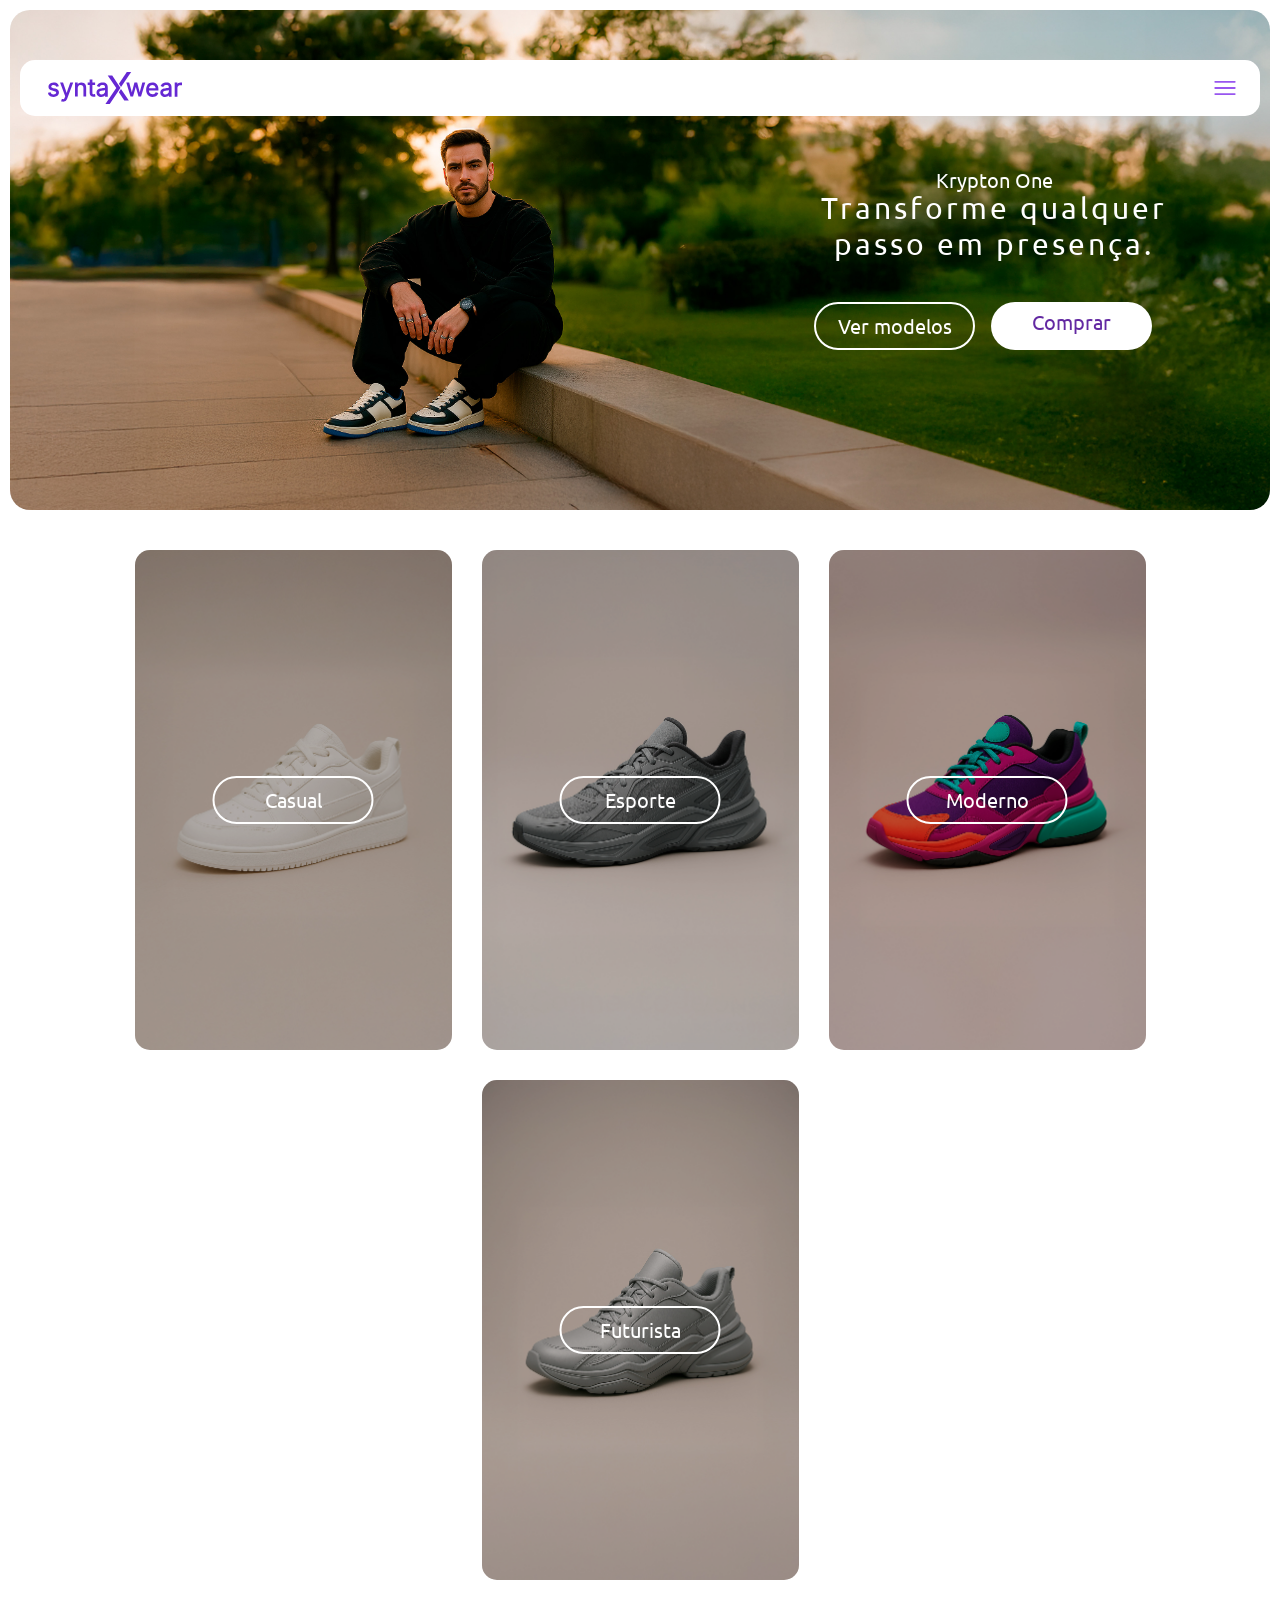
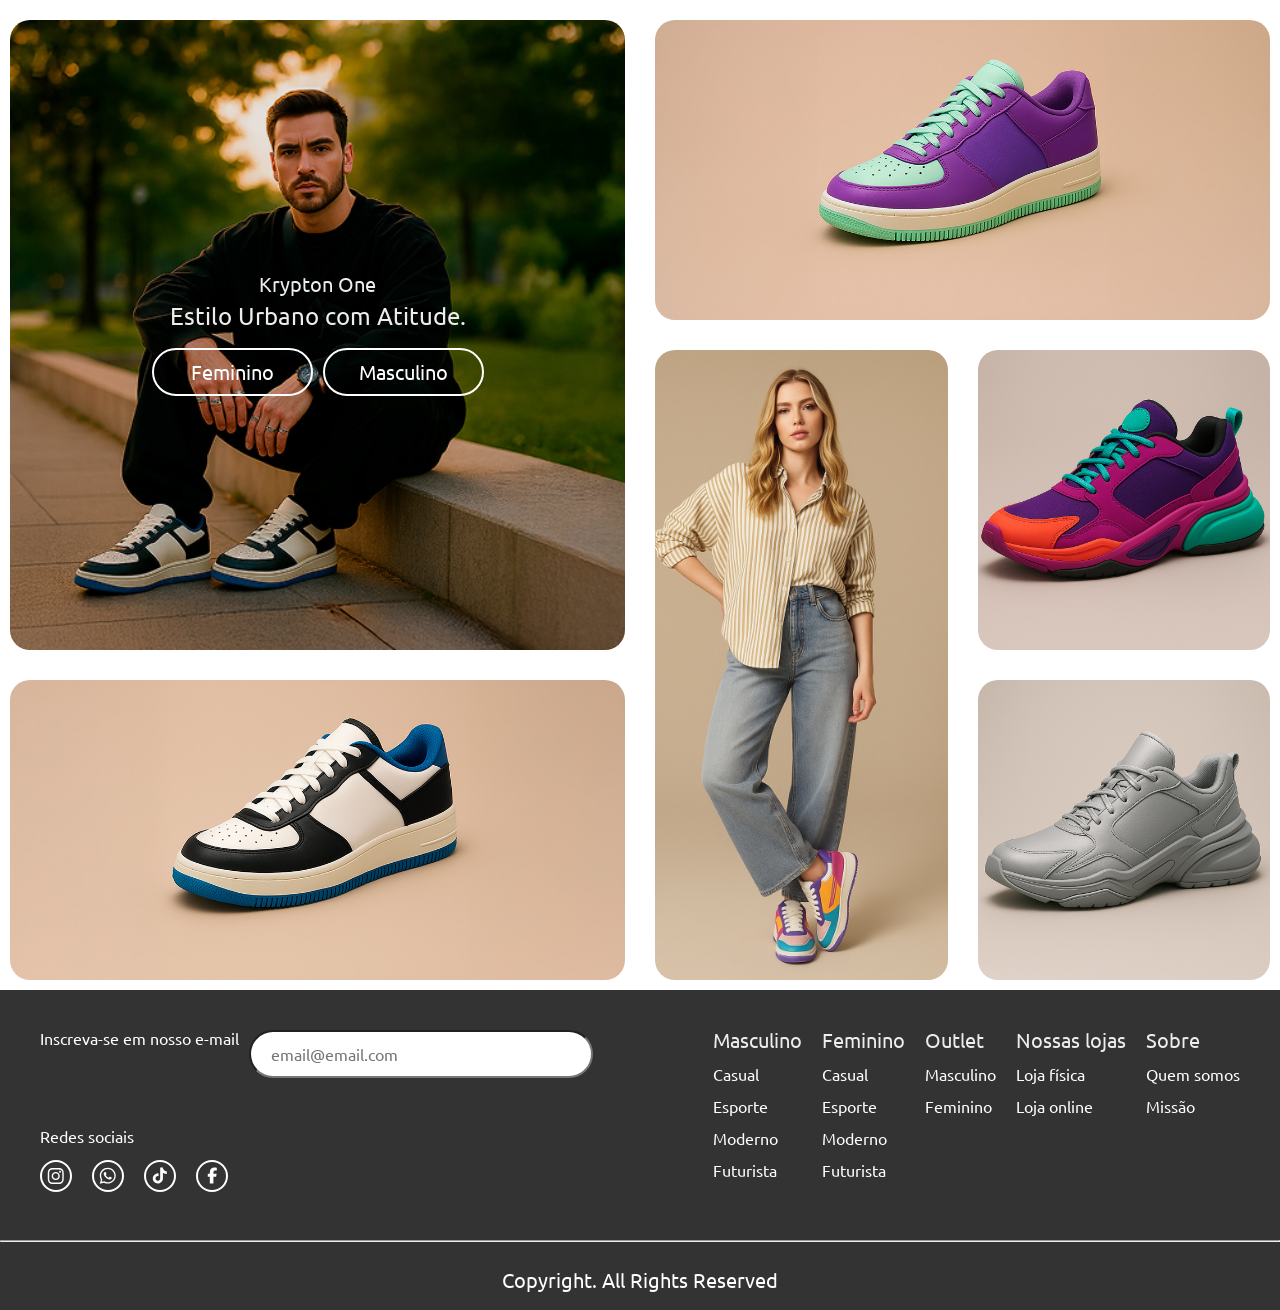
<file: index.html>
<!doctype html>
<html lang="pt-BR">

<head>
  <meta charset="UTF-8" />
  <meta name="viewport" content="width=device-width, initial-scale=1.0" />
  <meta name="description"
    content="Compre tênis e sneakers online na SyntaxWear. Encontre os melhores modelos, desde os clássicos até os lançamentos mais recentes. Aproveite ofertas exclusivas e frete grátis para todo o Brasil." />
  <title>SyntaxWear - Tênis e Sneakers Online</title>

  <link rel="stylesheet" href="./components/css/variables.css" />
  <link rel="stylesheet" href="./components/css/reset.css" />
  <link rel="stylesheet" href="./components/css/base.css" />
  <link rel="stylesheet" href="./components/css/header.css" />
  <link rel="stylesheet" href="./components/css/hero.css" />
  <link rel="stylesheet" href="./components/css/product-category.css" />
  <link rel="stylesheet" href="./components/css/product-grid.css" />
  <link rel="stylesheet" href="./components/css/footer.css" />
</head>

<body>
  <!-- Header and Navigation -->
  <header class="header">
    <h1 class="logo">
      <a href="/" title="SyntaxWear - Tênis e Sneakers Online">
        <img src="./components/images/icons/logo.svg" alt="SyntaxWear - Tênis e Sneakers Online" />
      </a>
    </h1>
    <input type="checkbox" class="menu-toggle" id="menu-toggle" />
		<label for="menu-toggle" class="menu-icon">
      <img src="./components/images/icons/hamburguer.svg" alt="menu mobile" srcset="" />
		</label>	

    <nav class="nav-container">
      <nav class="nav-center" aria-label="Categorias Principais">
        <ul>
          <li><a href="#">Masculino</a></li>
          <li><a href="#">Feminino</a></li>
          <li><a href="#">Outlet</a></li>
        </ul>
      </nav>

      <nav class="nav-right" aria-label="Acesso rápido">
        <ul>
          <li><a href="#">Nossas lojas</a></li>
          <li><a href="#">Sobre</a></li>
          <li>
            <a href="#" aria-label="Minha conta">
              <img src="./components/images/icons/user.svg" alt="Minha conta" />
            </a>
          </li>
          <li>
            <a href="#" aria-label="Ajuda">
              <img src="./components/images/icons/help.svg" alt="Ajuda" />
            </a>
          </li>
          <li>
            <a href="#" aria-label="Carrinho">
              <img src="./components/images/icons/bag.svg" alt="Carrinho" />
              </a>
            </li>
          </ul>
        </nav>
    </nav>
  </header>
  <main>

    <section class="hero-section">

      <div class="hero-overlay">
        <div class="hero-content">
          <span class="hero-subtitle">Krypton One</span>
          <h2 class="hero-title">Transforme qualquer passo em presença.</h2>
          <div class="hero-buttons">
            <a class="btn btn-outline" href="#">Ver modelos</a>
            <a class="btn btn-filled" href="#">Comprar</a>
          </div>
        </div>
      </div>
    </section>

    <section class="categories-section">
      <div class="category-card casual">
        <a href="#" class="category-link">
          <span class="overlay"></span>
          <span class="category-name btn btn-outline">Casual</span>
        </a>
      </div>

      <div class="category-card esporte">
        <a href="#" class="category-link">
          <span class="overlay"></span>
          <span class="category-name btn btn-outline">Esporte</span>
        </a>
      </div>

      <div class="category-card moderno">
        <a href="#" class="category-link">
          <span class="overlay"></span>
          <span class="category-name btn btn-outline">Moderno</span>
        </a>
      </div>

      <div class="category-card futurista">
        <a href="#" class="category-link">
          <span class="overlay"></span>
          <span class="category-name btn btn-outline">Futurista</span>
        </a>
      </div>
    </section>

    <section class="grid-section">
      <div class="card highlight">
        <div class="top1-content">
          <h3 class="card-title">Krypton One</h3>
          <p class="card-subtitle">Estilo Urbano com Atitude.</p>
          <div class="cta-group">
            <a class="btn btn-outline" href="#">Feminino</a>
            <a class="btn btn-outline" href="#">Masculino</a>
          </div>

        </div>
      </div>
      <div class="card sneaker-purple"></div>
      <div class="card model"></div>
      <div class="card sneaker-color"></div>
      <div class="card sneaker-white"></div>
      <div class="card sneaker-silver"></div>

    </section>

  </main>
  <!-- Footer -->
  <footer class="site-footer" id="footer">
    <div class="footer-content">
      <div class="footer-right">
        <form class="newsletter-form">
          <label for="newsletter-email">Inscreva-se em nosso e-mail</label>
          <input type="email" id="newsletter-email" placeholder="email@email.com" />
        </form>
        <div class="footer-social">
          <span>Redes sociais</span>
          <ul>
            <li>
              <a href="#"><img src="./components/images/icons/instagram.svg" alt="Instagram" /></a>
            </li>
            <li>
              <a href="#"><img src="./components/images/icons/whatsapp.svg" alt="WhatsApp" /></a>
            </li>
            <li>
              <a href="#"><img src="./components/images/icons/tiktok.svg" alt="TikTok" /></a>
            </li>
            <li>
              <a href="#"><img src="./components/images/icons/facebook.svg" alt="Facebook" /></a>
            </li>
          </ul>
        </div>
      </div>
      <nav class="footer-nav" id="footer">
        <ul>
          <li>
            <strong>Masculino</strong>
            <ul>
              <li><a href="#">Casual</a></li>
              <li><a href="#">Esporte</a></li>
              <li><a href="#">Moderno</a></li>
              <li><a href="#">Futurista</a></li>
            </ul>
          </li>
          <li>
            <strong>Feminino</strong>
            <ul>
              <li><a href="#">Casual</a></li>
              <li><a href="#">Esporte</a></li>
              <li><a href="#">Moderno</a></li>
              <li><a href="#">Futurista</a></li>
            </ul>
          </li>
          <li>
            <strong>Outlet</strong>
            <ul>
              <li><a href="#">Masculino</a></li>
              <li><a href="#">Feminino</a></li>
            </ul>
          </li>
          <li>
            <strong>Nossas lojas</strong>
            <ul>
              <li><a href="#">Loja física</a></li>
              <li><a href="#">Loja online</a></li>
            </ul>
          </li>
          <li>
            <strong>Sobre</strong>
            <ul>
              <li><a href="#">Quem somos</a></li>
              <li><a href="#">Missão</a></li>
            </ul>
          </li>
        </ul>
      </nav>
    </div>
    <hr />
    <div class="footer-copy">Copyright. All Rights Reserved</div>
  </footer>

  <!-- <script src="./assets/js/main.js"></script> -->
</body>

</html>
</file>
<file: components/css/variables.css>
@import url('https://fonts.googleapis.com/css2?family=Ubuntu:ital,wght@0,300;0,400;0,500;0,700;1,300;1,400;1,500;1,700&display=swap');

:root{
    --fonte-principal: 'Ubuntu', sans-serif;
   
    
}
</file>
<file: components/css/base.css>
body{
    font-family: var(--fonte-principal);
    color:#333333; 
}


main{
  padding: 2.5rem 0 2.5rem;
  max-width: 85rem;
  margin: 0 auto;
}

@media(max-width: 1280px){
  main{
    padding: 0.625rem;
  }
}

.btn {
  font-size: 1.25rem;
  width: 10.0625rem;
  height: 3rem;
  border-radius: 1.5625rem;
  color: #ffffff;
  font-weight: 400;
  padding: 0.625rem 1.25rem;
  transition:
    background-color 0.3s,
    border 0.3s;
}

.btn-outline {
  background-color: transparent;
  border: 0.125rem solid #ffffff;
  line-height: 1.4375rem;
}

.btn-filled {
  background-color: #ffffff;
  color: #6329a2;
}

.btn:hover {
  background-color: #6329a2;
  color: #ffffff;
  border-color: #6329a2;
}
</file>
<file: components/css/header.css>
.header{
    background-color:#ffffff;
    position: fixed;
    top: 60px;
    left: 50%;
    transform: translate(-50%);
    width: 1260px;
    border-radius: 15px;
    z-index:999;
    display: flex;
    justify-content: space-between;
    align-items: center;
    padding: 0.255rem 1.25rem;  
}
.logo img {
    height: 48px;
}

.nav-center ul{
   
    display: flex;
    gap: 2.5rem;
}
.nav-center a, .nav-right a {
    font-size: 1.25rem;
    color: #333333;
}
.nav-center a:hover, 
.nav-right  a:hover {
    color: #7c3aed;
}

.nav-right ul {
    display: flex;
    gap: 2.5rem;
    align-items: center;
}
.nav-right img{
    height: 20px;
}

.nav-right a:hover img{
    opacity: 0.7;
}

.nav-container{
    display: flex;
    justify-content: space-between;
    width: 100%;
    align-items: center;
    flex:1;
    margin-left: 10rem;
}

.menu-toggle {
    display: none;
}

.menu-icon{
    width: 30px;
    height: 30px;
    display: none;
    cursor: pointer;
    z-index:1001;
}

.menu-icon img{
    width: 100%;
    height: 100%;
    transition: opacity 0.3s ease;
}

.menu-icon:hover img{
    opacity: 0.7;
}

@media(max-width: 1280px){
    .header{
        width: calc(100% - 40px);    
    }
    
    .menu-icon{
        display: block;
    }

    .nav-container{
        position: fixed;
        top: 0;
        width: 200px;
        right: -100%;
        flex-direction:column;
        padding: 80px 20px 20px;
        background-color: #ffffff;
        gap: 2rem;
        transition: right 0.3s ease;
        align-items: flex-start;    
    }

    .nav-center, .nav-right{
        width:100%;
        text-align: center;
    }

    .nav-center ul, .nav-right ul{
        flex-direction: column;
        gap: 1.5rem;
        width: 100%;
    }

    .nav-center a, .nav-right a{
        width: 100%;
        border-bottom: 1px solid #eeeeee;
        padding: 0.3rem 0;
        font-size: 1rem;
        display: block;
    }

    .menu-toggle:checked ~ .nav-container {
        right: 0;
    }
}
</file>
<file: components/css/hero.css>
.hero-section {
  background: url(../images/banners/hero.jpg) no-repeat center;
  background-size: cover;
  height: 500px;
  position: relative;
  border-radius: 20px;
}

.hero-overlay {
  width: 100%;
  height: 100%;
  display: flex;
  align-items: center;
  justify-content: flex-end;
  padding: 0 6rem;
}

.hero-content {
  color: #ffffff;
  max-width: 360px;
  text-align: center;
}

.hero-buttons {
  display: flex;
  gap: 16px;
}

.hero-content .hero-title {
  font-size: 1.87rem;
  margin-bottom: 40px;
  font-weight: 400;
  line-height: 36px;
  letter-spacing: 3px;
}

.hero-content .hero-subtitle {
  font-size: 1.25rem;
  font-weight: 400;
}

@media(max-width: 768px){
  .hero-section{
    height: 660px;
    background-image: url(../images/banners/hero-mobile.jpg);
  }
  .hero-overlay{
    padding: 0;
  }
  .hero-content .hero-title{
    font-size: 1.5rem; 
  }

  .hero-content .hero-subtitle{
    font-size: 1.25rem;
  }

  .hero-content{
    max-width: 330px;
    margin: 0 auto;
  }

  .btn{
    font-size: 1.2rem;
  }

}
</file>
<file: components/css/product-category.css>
.categories-section{
    padding-top: 40px;
    padding-bottom: 40px;
    display: flex;
    flex-wrap: wrap;
    justify-content: center;
    gap: 30px;
}
.category-card{
    position: relative;
    width: 317px;
    height: 500px;
    border-radius:15px;
    overflow: hidden;
}

.category-name{
    position: absolute;
    left: 50%;
    top: 50%;
    transform: translate(-50%, -50%);
    z-index: 2;
    text-align: center;
}

.overlay{
    position: absolute;
    inset: 0;
    background-color: rgba(0, 0, 0, 0.25);
    z-index: 1;
}

.casual {
    background: url(../images/products/casual.jpg) no-repeat center;
    background-size: cover;
}

.esporte {
    background: url(../images/products/esporte.jpg) no-repeat center;
    background-size: cover;
}

.moderno {
    background: url(../images/products/moderno.jpg) no-repeat center;
    background-size: cover;
}

.futurista {
    background: url(../images/products/futurista.jpg) no-repeat center;
    background-size: cover;
}

@media(max-width: 500px){
    .category-card{
        width: 100%;
    }

}
</file>
<file: components/css/product-grid.css>
.card{
    background-size: cover;
    background-position: center;
    background-repeat: no-repeat;
    position: relative;
    border-radius: 20px;
}

.highlight {
    grid-area: highlight;
    background-image: url(../images/products/card_imagem.jpg);

}

.sneaker-purple {
    grid-area: sneaker-purple;
    background-image: url(../images/products/roxo-verde-grid.jpg);
}

.model {
    grid-area: model;
    background-image: url(../images/products/modelo-femenino.jpg)
}

.sneaker-color {
    grid-area: sneaker-color;
    background-image: url(../images/products/futurista-grid.jpg)
}

.sneaker-white {
    grid-area: sneaker-white;
    background-image: url(../images/products/preto-azul-grid.jpg)
}

.sneaker-silver {
    grid-area: sneaker-silver;
    background-image: url(../images/products/moderno-grid.jpg)
}

.grid-section {
    display: grid;
    grid-template-columns: repeat(4, 1fr);
    grid-template-rows: repeat(3, 300px);
    grid-template-areas:
        " highlight highlight sneaker-purple sneaker-purple"
        "highlight highlight model sneaker-color"
        "sneaker-white sneaker-white model sneaker-silver";
    gap: 30px;
}

.top1-content {
    position: absolute;
    top: 50%;
    left: 50%;
    transform: translate(-50%, -50%);
    text-align: center;
}

.card-title {
    color: #ededed;
    font-size:1.25rem;
    font-weight:400;
    margin-bottom: 10px;
}
.card-subtitle {
    color: #ededed;
    font-size: 1.5rem;
    font-weight: 400;
    margin-bottom:20px;
}

.cta-group {
    display: flex;
    gap: 10px;
}

@media(max-width: 768px){
    .grid-section{
        grid-template-columns: 1fr 1fr;
        grid-template-rows: repeat(5, auto);
        grid-template-areas: 
        "highlight highlight"
        "sneaker-white sneaker-white"
        "model sneaker-color"
        "model sneaker-silver"
        "sneaker-purple sneaker-purple";
        max-width: 100%;
        gap: 0.625rem;
    }

    .highlight{
        min-height: 500px;
    }
    
    .model{
        min-height: 370px;
    }

    .sneaker-white, .sneaker-purple{
        min-height: 190px;
    }

}
</file>
<file: components/css/footer.css>
.site-footer{
    background-color: #333333;
    color: #ffffff;  
}

.footer-content{
    max-width: 85rem;
    margin: 0 auto;
    padding: 2.5rem;
    display: flex;
    justify-content: space-between;
}

.footer-right{
    display: flex;
    flex-direction: column;  
    gap: 3.125rem;
}

.footer-nav ul{
    display: flex;
    gap: 1.25rem;
}

.footer-nav ul ul{
    display: flex;
    flex-direction: column;
    gap: 1rem;
}
.footer-nav  strong{
    color: #EDEDED;
    font-size: 1.25rem;
    margin-bottom: 1rem;
    display: block;
    font-weight: 400;
}

.footer-nav li a{
    color: #ffffff;
}

.footer-nav li a:hover{
    text-decoration: underline;
}

.newsletter-form{
    display: flex;
    gap: 0.625rem;
}
.newsletter-form input{
    border-radius: 1.875rem;
    color: #AAAAAA;
    padding: 0.75rem 1.25rem;
    width: 21.5rem;
}
.footer-social ul{
    display: flex;
    gap: 1.25rem;  
}

.footer-social span{
    margin-bottom: 1rem;
    display: block;
}

.footer-social li a:hover img{
   opacity:0.7;
}

.footer-copy{
  font-size:1.25rem;
  text-align: center;
  padding: 1.25rem 0;
}

@media(max-width: 1000px){
    .footer-content{
        flex-direction: column;
        gap: 2rem;
        padding: 2rem 1rem;
    }

    .footer-nav ul{ 
        flex-direction: column;
        gap: 2rem;
    }

    .footer-social ul{
        gap: 1rem;
    }
   
    .footer-copy{
        font-size: 1rem;
        padding: 1.5rem 0 1.5rem;
    }
}
</file>
